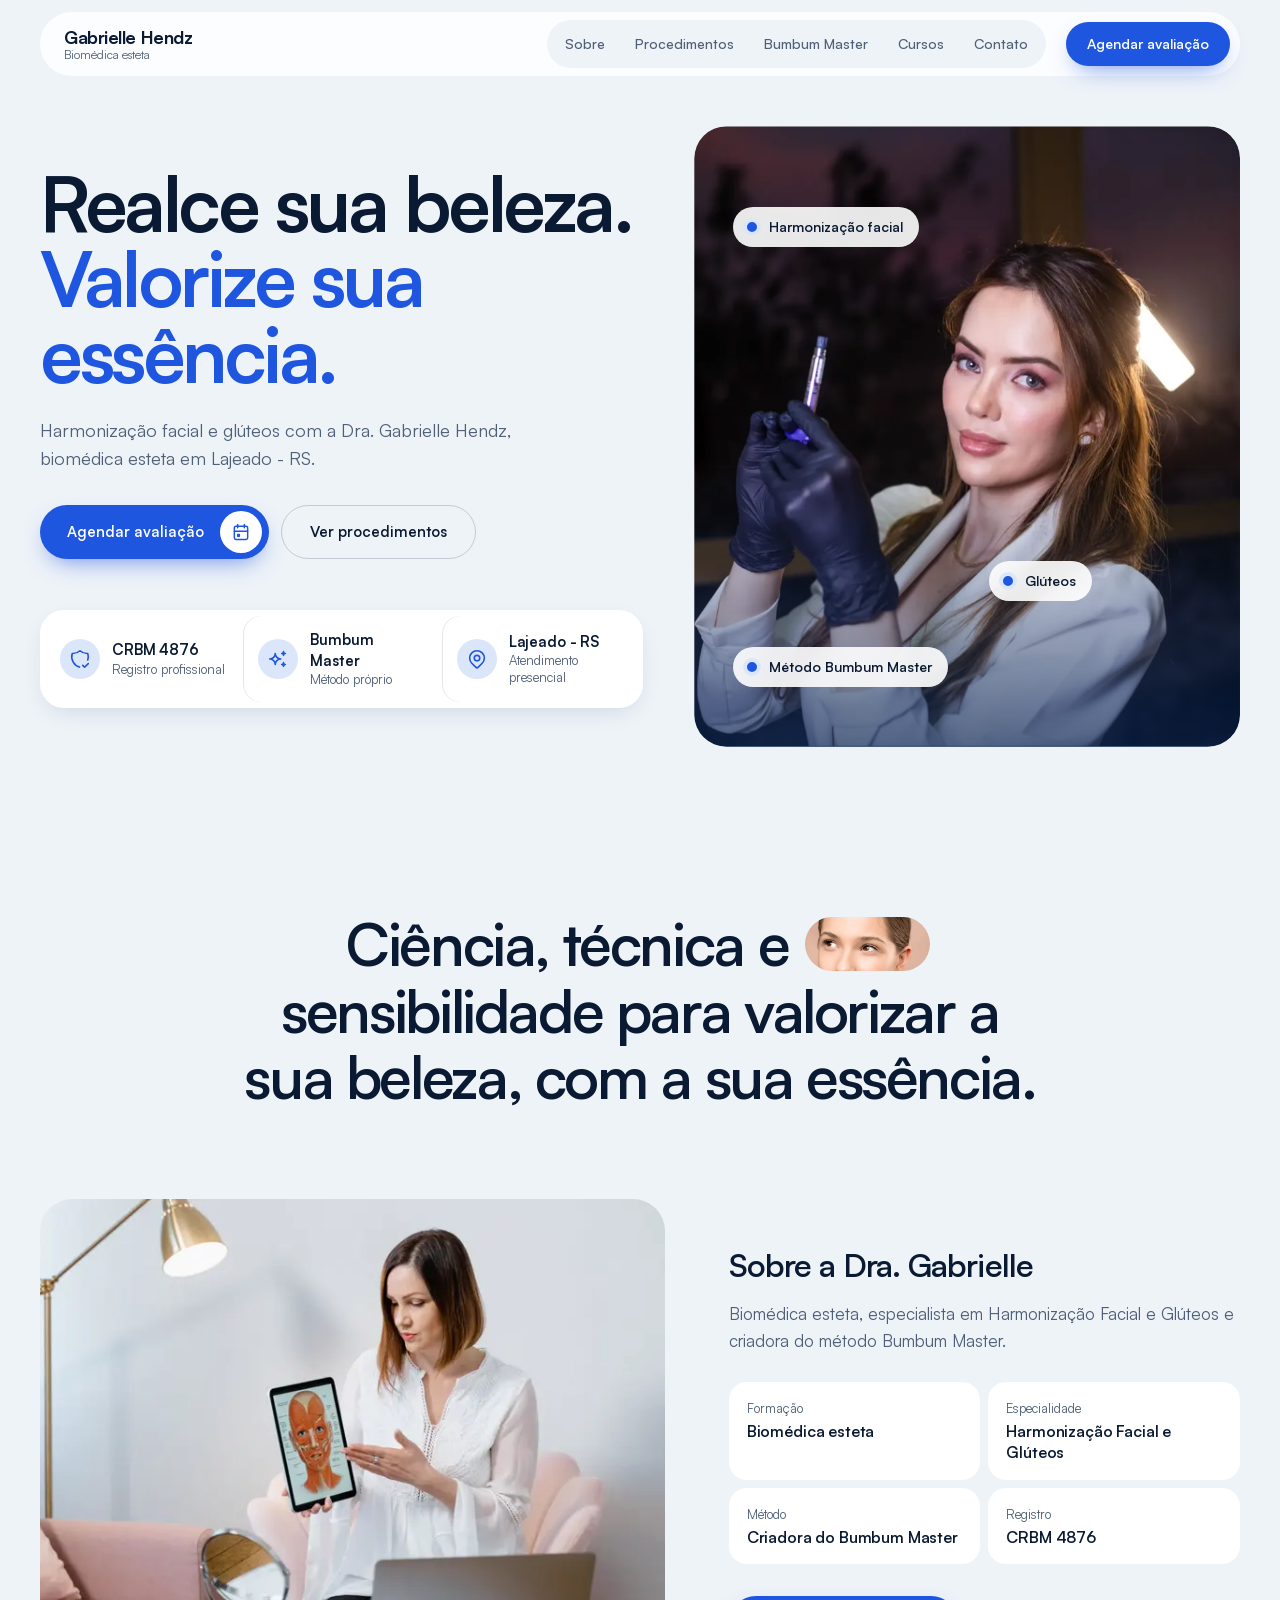
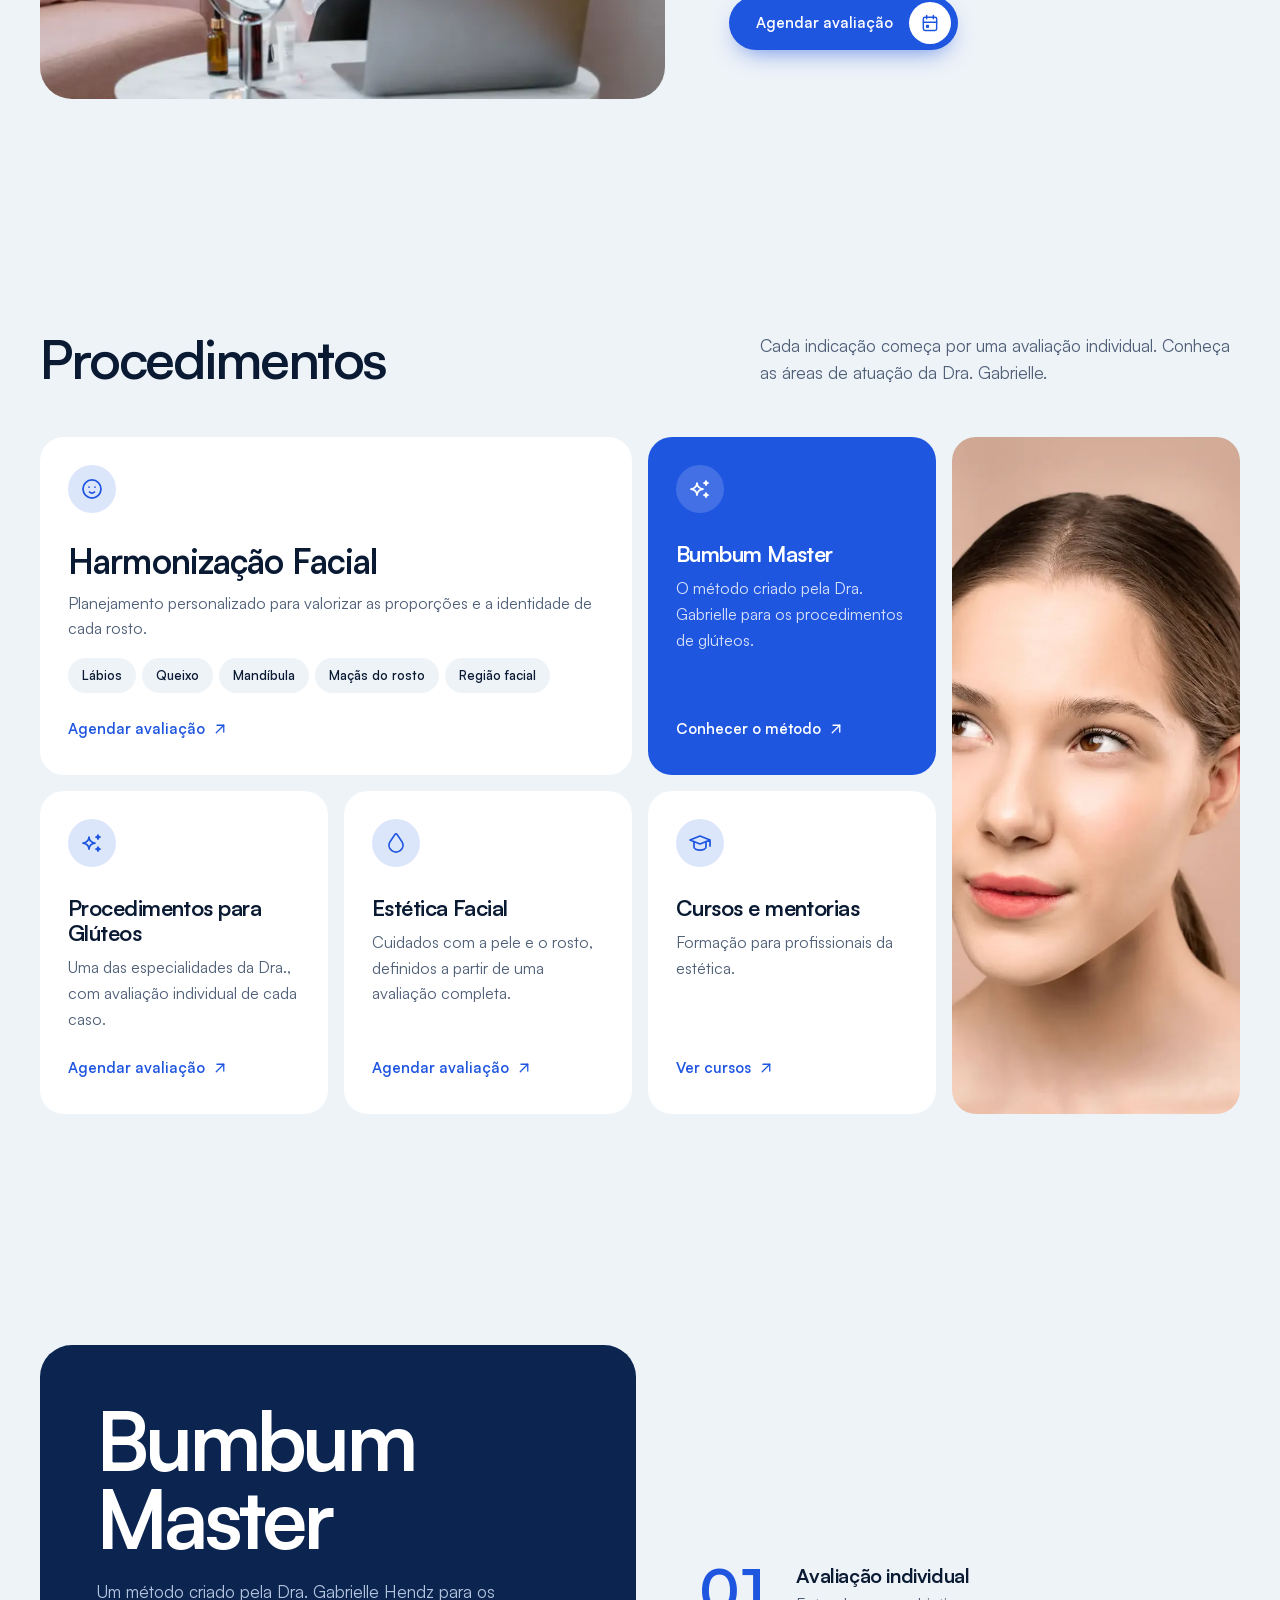
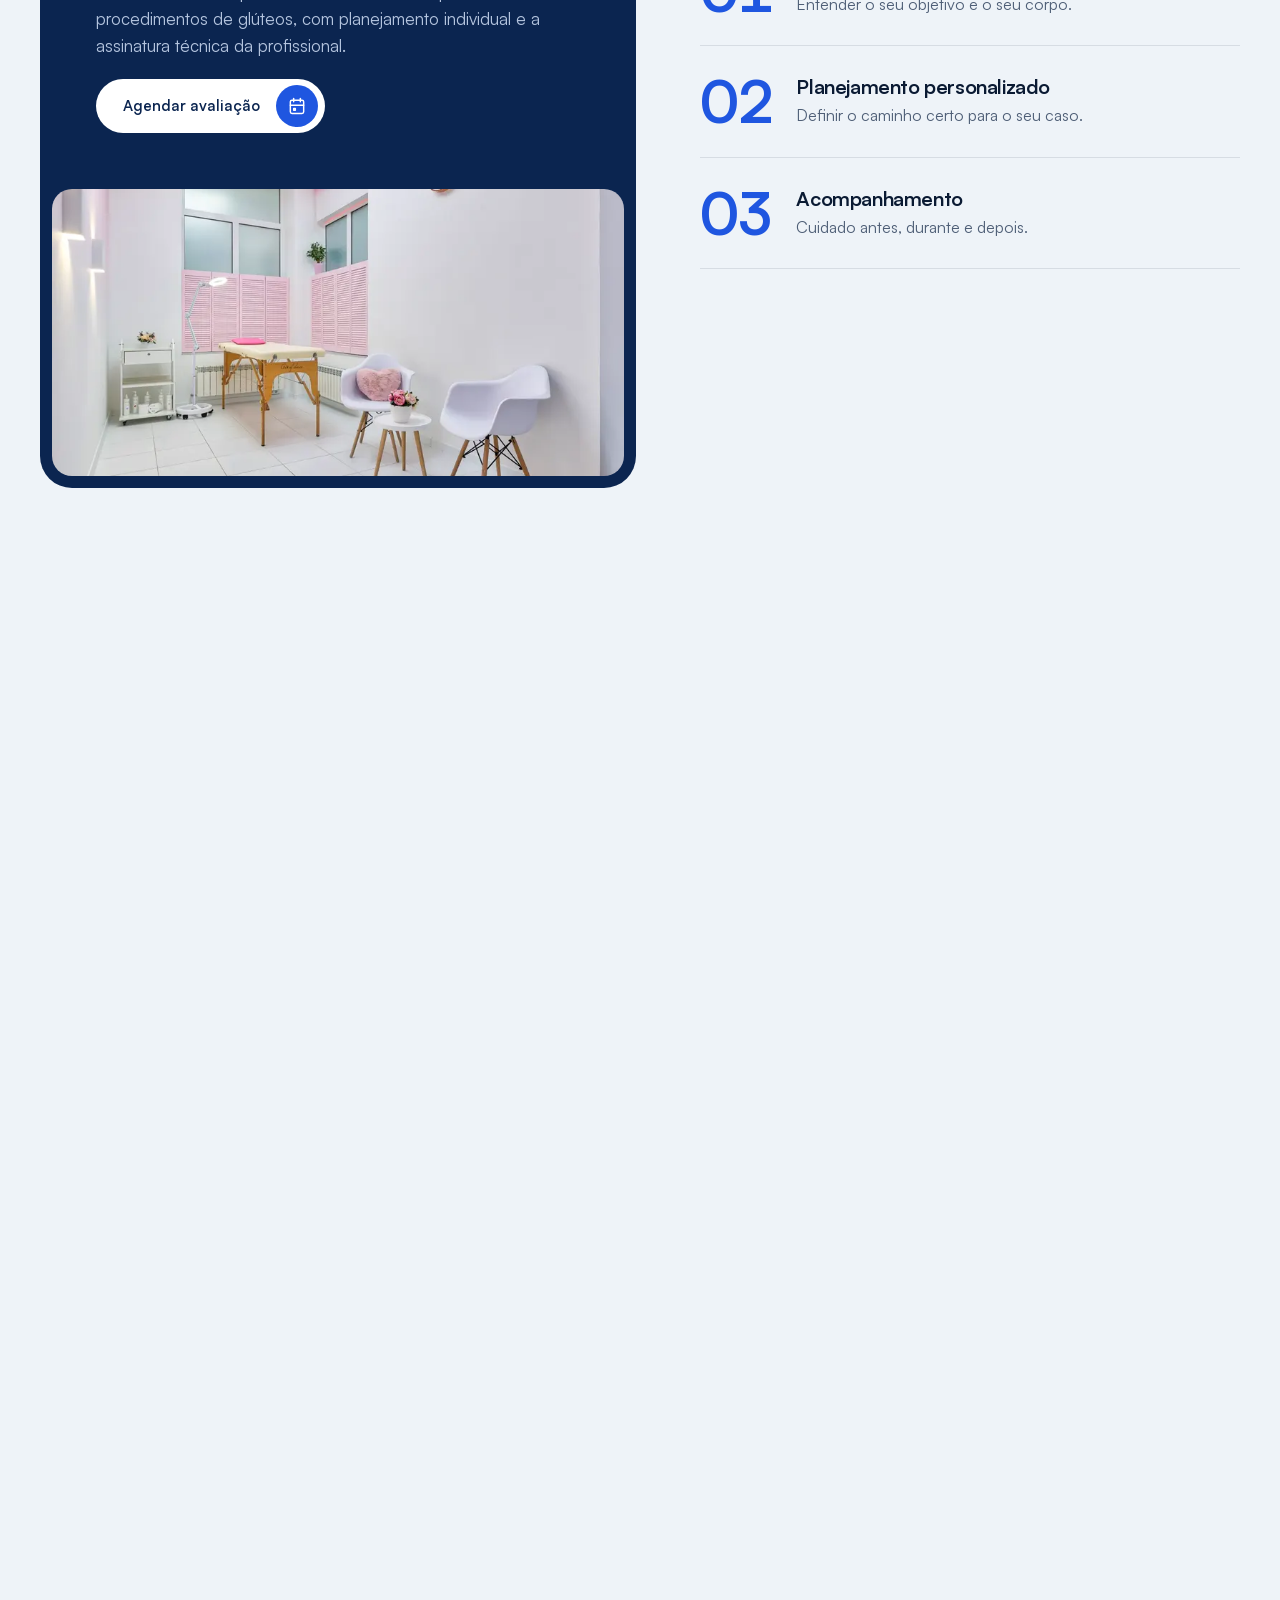
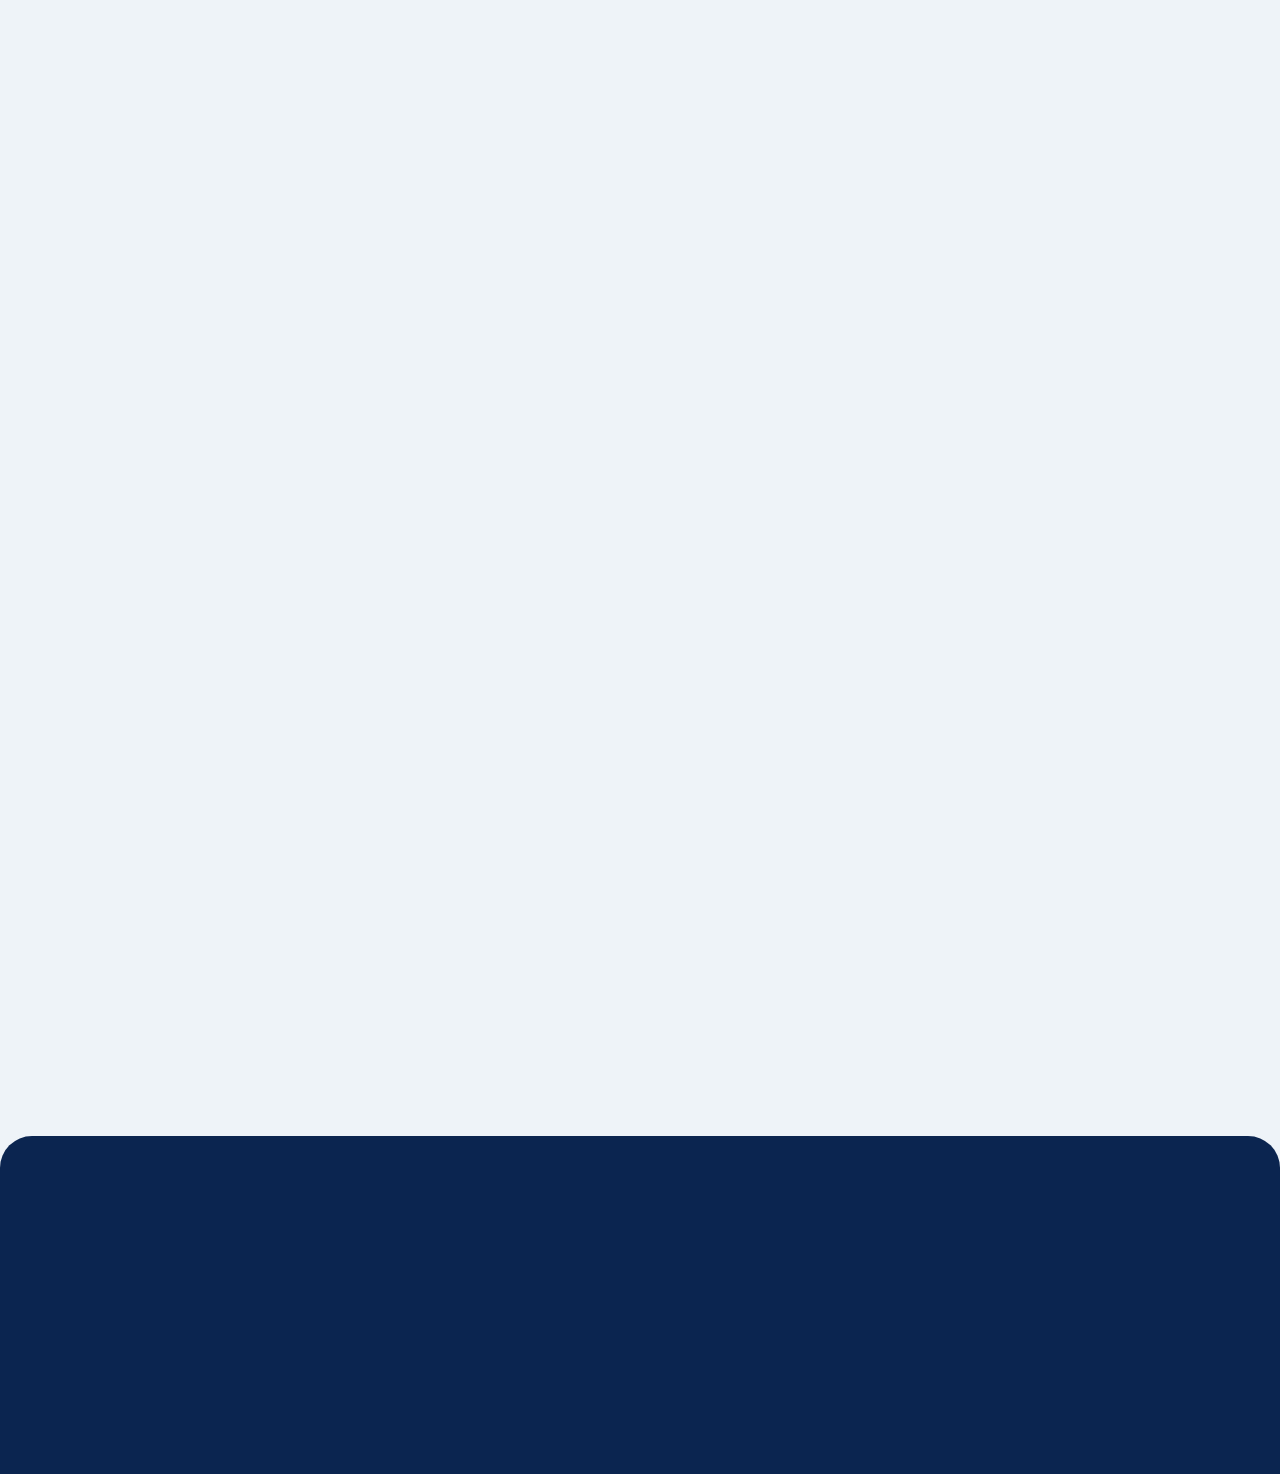
<file: index.html>
<!DOCTYPE html>
<html lang="pt-BR">
<head>
<meta charset="utf-8">
<meta name="viewport" content="width=device-width, initial-scale=1, viewport-fit=cover">
<title>Dra. Gabrielle Hendz | Harmonização Facial e Glúteos em Lajeado - RS</title>
<meta name="description" content="Dra. Gabrielle Hendz, biomédica esteta em Lajeado - RS, especialista em Harmonização Facial e Glúteos e criadora do método Bumbum Master. Agende sua avaliação.">
<meta name="color-scheme" content="light">
<meta name="theme-color" content="#EEF3F8">
<link rel="canonical" href="https://sendodonto.github.io/dra-gabrielle-hendz/"><!-- TROCAR quando houver dominio -->
<meta property="og:type" content="website">
<meta property="og:locale" content="pt_BR">
<meta property="og:title" content="Dra. Gabrielle Hendz | Biomédica Esteta em Lajeado - RS">
<meta property="og:description" content="Realce sua beleza. Valorize sua essência. Harmonização Facial, Glúteos e método Bumbum Master.">
<meta property="og:image" content="https://sendodonto.github.io/dra-gabrielle-hendz/img/og.jpg">
<meta name="twitter:card" content="summary_large_image">
<link rel="icon" href="favicon.svg" type="image/svg+xml">
<link rel="preload" href="fonts/satoshi.woff2" as="font" type="font/woff2" crossorigin>
<link rel="preload" as="image" href="img/hero-800.webp" imagesrcset="img/hero-800.webp 800w, img/hero.webp 1400w" imagesizes="(max-width: 899px) 92vw, 46vw" fetchpriority="high">
<link rel="stylesheet" href="styles.css">
<script>document.documentElement.classList.add('js');</script>
<script type="application/ld+json">
{
  "@context": "https://schema.org",
  "@type": "HealthAndBeautyBusiness",
  "name": "Dra. Gabrielle Hendz",
  "description": "Biomédica esteta especialista em Harmonização Facial e Glúteos, criadora do método Bumbum Master.",
  "url": "https://sendodonto.github.io/dra-gabrielle-hendz/",
  "image": "https://sendodonto.github.io/dra-gabrielle-hendz/img/og.jpg",
  "address": { "@type": "PostalAddress", "addressLocality": "Lajeado", "addressRegion": "RS", "addressCountry": "BR" },
  "areaServed": { "@type": "City", "name": "Lajeado" },
  "sameAs": ["https://www.instagram.com/dra.gabriellehendz/"]
}
</script>
</head>
<body>
<!-- Icones: Tabler Icons (outline), MIT -->
<svg width="0" height="0" style="position:absolute" aria-hidden="true">
  <symbol id="i-x" viewBox="0 0 24 24"><path d="M18 6l-12 12"/><path d="M6 6l12 12"/></symbol>
  <symbol id="i-left" viewBox="0 0 24 24"><path d="M15 6l-6 6l6 6"/></symbol>
  <symbol id="i-right" viewBox="0 0 24 24"><path d="M9 6l6 6l-6 6"/></symbol>
  <symbol id="i-calendar" viewBox="0 0 24 24"><path d="M4 5m0 2a2 2 0 0 1 2 -2h12a2 2 0 0 1 2 2v12a2 2 0 0 1 -2 2h-12a2 2 0 0 1 -2 -2z"/><path d="M16 3l0 4"/><path d="M8 3l0 4"/><path d="M4 11l16 0"/><path d="M8 15h2v2h-2z"/></symbol>
  <symbol id="i-insta" viewBox="0 0 24 24"><path d="M4 4m0 4a4 4 0 0 1 4 -4h8a4 4 0 0 1 4 4v8a4 4 0 0 1 -4 4h-8a4 4 0 0 1 -4 -4z"/><path d="M12 12m-3 0a3 3 0 1 0 6 0a3 3 0 1 0 -6 0"/><path d="M16.5 7.5l0 .01"/></symbol>
  <symbol id="i-arrow" viewBox="0 0 24 24"><path d="M17 7l-10 10"/><path d="M8 7l9 0l0 9"/></symbol>
  <symbol id="i-shield" viewBox="0 0 24 24"><path d="M11.46 20.846a12 12 0 0 1 -7.96 -14.846a12 12 0 0 0 8.5 -3a12 12 0 0 0 8.5 3a12 12 0 0 1 -.09 7.06"/><path d="M15 19l2 2l4 -4"/></symbol>
  <symbol id="i-sparkles" viewBox="0 0 24 24"><path d="M16 18a2 2 0 0 1 2 2a2 2 0 0 1 2 -2a2 2 0 0 1 -2 -2a2 2 0 0 1 -2 2zm0 -12a2 2 0 0 1 2 2a2 2 0 0 1 2 -2a2 2 0 0 1 -2 -2a2 2 0 0 1 -2 2zm-7 12a6 6 0 0 1 6 -6a6 6 0 0 1 -6 -6a6 6 0 0 1 -6 6a6 6 0 0 1 6 6z"/></symbol>
  <symbol id="i-pin" viewBox="0 0 24 24"><path d="M9 11a3 3 0 1 0 6 0a3 3 0 0 0 -6 0"/><path d="M17.657 16.657l-4.243 4.243a2 2 0 0 1 -2.827 0l-4.244 -4.243a8 8 0 1 1 11.314 0z"/></symbol>
  <symbol id="i-face" viewBox="0 0 24 24"><path d="M12 12m-9 0a9 9 0 1 0 18 0a9 9 0 1 0 -18 0"/><path d="M9 10l.01 0"/><path d="M15 10l.01 0"/><path d="M9.5 15a3.5 3.5 0 0 0 5 0"/></symbol>
  <symbol id="i-drop" viewBox="0 0 24 24"><path d="M7.502 19.423c2.602 2.105 6.395 2.105 8.996 0c2.602 -2.105 3.262 -5.708 1.566 -8.546l-4.89 -7.26c-.42 -.625 -1.287 -.803 -1.936 -.397a1.376 1.376 0 0 0 -.41 .397l-4.893 7.26c-1.695 2.838 -1.035 6.441 1.567 8.546z"/></symbol>
  <symbol id="i-school" viewBox="0 0 24 24"><path d="M22 9l-10 -4l-10 4l10 4l10 -4v6"/><path d="M6 10.6v5.4a6 3 0 0 0 12 0v-5.4"/></symbol>
  <symbol id="i-check" viewBox="0 0 24 24"><path d="M5 12l5 5l10 -10"/></symbol>
</svg>

<a class="skip" href="#conteudo">Pular para o conteúdo</a>
<div class="top-sentinel" aria-hidden="true"></div>

<header class="header">
  <div class="wrap">
    <div class="header__bar">
      <a class="brand" href="#inicio" aria-label="Dra. Gabrielle Hendz, voltar ao início">
        <span class="brand__name">Gabrielle Hendz</span>
        <span class="brand__sub">Biomédica esteta</span>
      </a>
      <nav class="nav" aria-label="Principal">
        <ul>
          <li><a href="#sobre">Sobre</a></li>
          <li><a href="#procedimentos">Procedimentos</a></li>
          <li><a href="#bumbum-master">Bumbum Master</a></li>
          <li><a href="#cursos">Cursos</a></li>
          <li><a href="#contato">Contato</a></li>
        </ul>
      </nav>
      <button class="btn btn--primary btn--sm header__cta" type="button" data-book>Agendar avaliação</button>
      <button class="menu-btn" type="button" aria-expanded="false" aria-controls="menu" aria-label="Abrir menu"><span></span><span></span></button>
    </div>
    <div class="menu" id="menu" hidden>
      <nav aria-label="Menu">
        <ul>
          <li><a href="#sobre">Sobre</a></li>
          <li><a href="#procedimentos">Procedimentos</a></li>
          <li><a href="#bumbum-master">Bumbum Master</a></li>
          <li><a href="#cursos">Cursos e mentorias</a></li>
          <li><a href="#contato">Contato</a></li>
        </ul>
        <button class="btn btn--primary btn--block" type="button" data-book>Agendar avaliação</button>
      </nav>
    </div>
  </div>
</header>

<main id="conteudo">

  <!-- HERO: texto a esquerda, painel azul com a foto e as especialidades a direita -->
  <section class="hero" id="inicio" aria-labelledby="hero-title">
    <div class="wrap hero__grid">
      <div class="hero__copy">
        <h1 class="hero__title" id="hero-title">Realce sua beleza. <span>Valorize sua essência.</span></h1>
        <p class="hero__lead">Harmonização facial e glúteos com a Dra. Gabrielle Hendz, biomédica esteta em Lajeado - RS.</p>
        <div class="hero__actions">
          <button class="btn btn--primary btn--dot" type="button" data-book><span>Agendar avaliação</span><span class="btn__dot"><svg class="i" aria-hidden="true"><use href="#i-calendar"/></svg></span></button>
          <a class="btn btn--ghost" href="#procedimentos">Ver procedimentos</a>
        </div>
        <ul class="hero__facts">
          <li><svg class="i" aria-hidden="true"><use href="#i-shield"/></svg><span><strong data-crbm>CRBM 4876</strong>Registro profissional</span></li>
          <li><svg class="i" aria-hidden="true"><use href="#i-sparkles"/></svg><span><strong>Bumbum Master</strong>Método próprio</span></li>
          <li><svg class="i" aria-hidden="true"><use href="#i-pin"/></svg><span><strong>Lajeado - RS</strong>Atendimento presencial</span></li>
        </ul>
      </div>
      <figure class="hero__media">
        <img src="img/hero-800.webp" srcset="img/hero-800.webp 800w, img/hero.webp 1400w" sizes="(max-width: 899px) 92vw, 46vw" width="1400" height="2100" fetchpriority="high" alt="Retrato profissional (foto provisória)">
        <ul class="hero__tags" aria-label="Especialidades">
          <li style="--x: 7%; --y: 13%">Harmonização facial</li>
          <li style="--x: 54%; --y: 70%">Glúteos</li>
          <li style="--x: 7%; --y: 84%">Método Bumbum Master</li>
        </ul>
      </figure>
    </div>
  </section>

  <!-- SOBRE: frase de abertura + foto e credenciais -->
  <section class="section about" id="sobre" aria-labelledby="sobre-title">
    <div class="wrap">
      <h2 class="statement reveal" id="sobre-title">Ciência, técnica e <img src="img/estetica-800.webp" width="800" height="1199" loading="lazy" decoding="async" alt=""> sensibilidade para valorizar a sua beleza, com a sua essência.</h2>
      <div class="about__grid">
        <figure class="about__media reveal">
          <img src="img/sobre-800.webp" srcset="img/sobre-800.webp 800w, img/sobre.webp 1400w" sizes="(max-width: 899px) 92vw, 50vw" width="1400" height="934" loading="lazy" decoding="async" alt="Profissional explicando a anatomia facial em um tablet (foto provisória)">
        </figure>
        <div class="about__copy reveal">
          <h3 class="h3">Sobre a Dra. Gabrielle</h3>
          <p class="lead">Biomédica esteta, especialista em Harmonização Facial e Glúteos e criadora do método Bumbum Master.</p>
          <dl class="creds">
            <div><dt>Formação</dt><dd>Biomédica esteta</dd></div>
            <div><dt>Especialidade</dt><dd>Harmonização Facial e Glúteos</dd></div>
            <div><dt>Método</dt><dd>Criadora do Bumbum Master</dd></div>
            <div><dt>Registro</dt><dd data-crbm>CRBM 4876</dd></div>
          </dl>
          <button class="btn btn--primary btn--dot" type="button" data-book><span>Agendar avaliação</span><span class="btn__dot"><svg class="i" aria-hidden="true"><use href="#i-calendar"/></svg></span></button>
        </div>
      </div>
    </div>
  </section>

  <!-- PROCEDIMENTOS: grade de tamanhos diferentes -->
  <section class="section services" id="procedimentos" aria-labelledby="services-title">
    <div class="wrap">
      <header class="section-head reveal">
        <h2 class="h2" id="services-title">Procedimentos</h2>
        <p class="lead">Cada indicação começa por uma avaliação individual. Conheça as áreas de atuação da Dra. Gabrielle.</p>
      </header>
      <div class="services__grid">
        <article class="card card--wide reveal">
          <svg class="i card__icon" aria-hidden="true"><use href="#i-face"/></svg>
          <h3 class="card__title">Harmonização Facial</h3>
          <p>Planejamento personalizado para valorizar as proporções e a identidade de cada rosto.</p>
          <!-- TROCAR pelas regioes/procedimentos que a Dra. confirmar -->
          <ul class="tags" aria-label="Regiões avaliadas">
            <li>Lábios</li><li>Queixo</li><li>Mandíbula</li><li>Maçãs do rosto</li><li>Região facial</li>
          </ul>
          <button class="link-btn" type="button" data-book="Harmonização facial" aria-label="Agendar avaliação de Harmonização Facial">Agendar avaliação <svg class="i" aria-hidden="true"><use href="#i-arrow"/></svg></button>
        </article>
        <article class="card card--blue reveal">
          <svg class="i card__icon" aria-hidden="true"><use href="#i-sparkles"/></svg>
          <h3 class="card__title">Bumbum Master</h3>
          <p>O método criado pela Dra. Gabrielle para os procedimentos de glúteos.</p>
          <a class="link-btn" href="#bumbum-master">Conhecer o método <svg class="i" aria-hidden="true"><use href="#i-arrow"/></svg></a>
        </article>
        <figure class="card card--photo reveal">
          <img src="img/estetica-800.webp" srcset="img/estetica-800.webp 800w, img/estetica.webp 1400w" sizes="(max-width: 899px) 92vw, 24vw" width="1400" height="2098" loading="lazy" decoding="async" alt="Retrato de pele natural e luminosa (foto provisória)">
        </figure>
        <article class="card reveal">
          <svg class="i card__icon" aria-hidden="true"><use href="#i-sparkles"/></svg>
          <h3 class="card__title">Procedimentos para Glúteos</h3>
          <p>Uma das especialidades da Dra., com avaliação individual de cada caso.</p>
          <button class="link-btn" type="button" data-book="Procedimentos para glúteos" aria-label="Agendar avaliação de Procedimentos para Glúteos">Agendar avaliação <svg class="i" aria-hidden="true"><use href="#i-arrow"/></svg></button>
        </article>
        <article class="card reveal">
          <svg class="i card__icon" aria-hidden="true"><use href="#i-drop"/></svg>
          <h3 class="card__title">Estética Facial</h3>
          <p>Cuidados com a pele e o rosto, definidos a partir de uma avaliação completa.</p>
          <button class="link-btn" type="button" data-book="Estética facial" aria-label="Agendar avaliação de Estética Facial">Agendar avaliação <svg class="i" aria-hidden="true"><use href="#i-arrow"/></svg></button>
        </article>
        <article class="card reveal">
          <svg class="i card__icon" aria-hidden="true"><use href="#i-school"/></svg>
          <h3 class="card__title">Cursos e mentorias</h3>
          <p>Formação para profissionais da estética.</p>
          <a class="link-btn" href="#cursos">Ver cursos <svg class="i" aria-hidden="true"><use href="#i-arrow"/></svg></a>
        </article>
      </div>
    </div>
  </section>

  <!-- METODO BUMBUM MASTER: painel azul + passos numerados (a ordem importa) -->
  <section class="section method" id="bumbum-master" aria-labelledby="method-title">
    <div class="wrap method__grid">
      <div class="method__panel reveal">
        <div class="method__copy">
          <h2 class="method__title" id="method-title">Bumbum Master</h2>
          <p>Um método criado pela Dra. Gabrielle Hendz para os procedimentos de glúteos, com planejamento individual e a assinatura técnica da profissional.</p>
          <button class="btn btn--light btn--dot" type="button" data-book="Método Bumbum Master"><span>Agendar avaliação</span><span class="btn__dot"><svg class="i" aria-hidden="true"><use href="#i-calendar"/></svg></span></button>
        </div>
        <img src="img/gluteos-800.webp" srcset="img/gluteos-800.webp 800w, img/gluteos.webp 1400w" sizes="(max-width: 899px) 92vw, 46vw" width="1400" height="934" loading="lazy" decoding="async" alt="Sala de atendimento clara e organizada (foto provisória)">
      </div>
      <!-- TROCAR: a Dra. explica aqui como o metodo funciona -->
      <ol class="steps reveal" aria-label="Como funciona">
        <li><strong>Avaliação individual</strong><span>Entender o seu objetivo e o seu corpo.</span></li>
        <li><strong>Planejamento personalizado</strong><span>Definir o caminho certo para o seu caso.</span></li>
        <li><strong>Acompanhamento</strong><span>Cuidado antes, durante e depois.</span></li>
      </ol>
    </div>
  </section>

  <!-- RESULTADOS -->
  <section class="section results" id="resultados" aria-labelledby="results-title">
    <div class="wrap">
      <header class="section-head reveal">
        <h2 class="h2" id="results-title">Resultados e depoimentos</h2>
      </header>
      <div class="results__compare"></div>
      <ul class="results__gallery"></ul>
      <div class="results__quotes"></div>
      <div class="results__empty reveal">
        <p>Em breve, resultados e depoimentos reais de pacientes, publicados somente com autorização.</p>
        <a class="btn btn--ghost" data-insta href="https://www.instagram.com/dra.gabriellehendz/" target="_blank" rel="noopener"><svg class="i" aria-hidden="true"><use href="#i-insta"/></svg>Ver no Instagram</a>
      </div>
    </div>
  </section>

  <!-- CURSOS: painel azul-marinho -->
  <section class="section courses" id="cursos" aria-labelledby="courses-title">
    <div class="wrap">
      <div class="courses__panel reveal">
        <div class="courses__copy">
          <h2 class="h2" id="courses-title">Conhecimento que transforma profissionais.</h2>
          <ul class="courses__list">
            <li><svg class="i" aria-hidden="true"><use href="#i-check"/></svg><span><strong>Cursos</strong>Formações na área da estética. Datas, conteúdos e inscrições serão divulgados pela Dra. Gabrielle.</span></li>
            <li><svg class="i" aria-hidden="true"><use href="#i-check"/></svg><span><strong>Mentorias</strong>Acompanhamento para profissionais que querem evoluir na prática e no posicionamento.</span></li>
            <li><svg class="i" aria-hidden="true"><use href="#i-check"/></svg><span><strong>Desenvolvimento profissional</strong>Conteúdos de formação e atualização para quem atua na estética.</span></li>
          </ul>
          <button class="btn btn--light" type="button" data-book="Cursos e mentorias">Quero informações</button>
        </div>
        <img src="img/cursos-800.webp" srcset="img/cursos-800.webp 800w, img/cursos.webp 1400w" sizes="(max-width: 899px) 92vw, 44vw" width="1400" height="934" loading="lazy" decoding="async" alt="Profissional explicando anatomia facial em um tablet (foto provisória)">
      </div>
    </div>
  </section>

  <!-- CONTATO + INSTAGRAM -->
  <section class="section contact" id="contato" aria-labelledby="cta-title">
    <div class="wrap contact__grid">
      <div class="contact__main reveal">
        <h2 class="contact__title" id="cta-title">Sua beleza, com a sua essência.</h2>
        <p>Agende uma avaliação em Lajeado - RS e converse com a Dra. Gabrielle sobre o seu objetivo.</p>
        <button class="btn btn--primary btn--dot" type="button" data-book><span>Agendar avaliação</span><span class="btn__dot"><svg class="i" aria-hidden="true"><use href="#i-calendar"/></svg></span></button>
      </div>
      <a class="contact__insta reveal" data-insta href="https://www.instagram.com/dra.gabriellehendz/" target="_blank" rel="noopener">
        <svg class="i i--lg" aria-hidden="true"><use href="#i-insta"/></svg>
        <span class="contact__handle">@dra.gabriellehendz</span>
        <span class="contact__note">Rotina, bastidores e conteúdos sobre estética no perfil oficial.</span>
        <span class="contact__go">Ver Instagram <svg class="i" aria-hidden="true"><use href="#i-arrow"/></svg></span>
      </a>
    </div>
  </section>
</main>

<footer class="footer">
  <div class="wrap footer__grid">
    <div>
      <p class="brand"><span class="brand__name">Gabrielle Hendz</span><span class="brand__sub">Biomédica esteta · <span data-crbm>CRBM 4876</span></span></p>
      <p class="footer__text">Harmonização Facial e Glúteos. Criadora do método Bumbum Master.</p>
    </div>
    <nav aria-label="Rodapé"><ul>
      <li><a href="#sobre">Sobre</a></li><li><a href="#procedimentos">Procedimentos</a></li><li><a href="#bumbum-master">Bumbum Master</a></li><li><a href="#cursos">Cursos e mentorias</a></li>
    </ul></nav>
    <ul>
      <li><a data-insta href="https://www.instagram.com/dra.gabriellehendz/" target="_blank" rel="noopener">Instagram</a></li>
      <li data-wa-only hidden><a data-wa-link href="#" target="_blank" rel="noopener">WhatsApp</a></li>
      <li>Lajeado - RS</li>
      <li><a href="privacidade.html">Política de privacidade</a></li>
    </ul>
  </div>
  <div class="wrap footer__base">
    <p>© <span data-year>2026</span> Dra. Gabrielle Hendz. Todos os direitos reservados.</p>
    <p>Fotos provisórias de banco de imagens.</p>
  </div>
</footer>

<button class="float-btn" type="button" data-book aria-label="Agendar avaliação"><svg class="i" aria-hidden="true"><use href="#i-calendar"/></svg></button>

<!-- AGENDAMENTO -->
<dialog class="book" aria-labelledby="book-title">
  <form class="book__form" novalidate>
    <button class="book__close" type="button" aria-label="Fechar"><svg class="i" aria-hidden="true"><use href="#i-x"/></svg></button>
    <h2 class="book__title" id="book-title">Agendar avaliação</h2>
    <label>Nome<input name="nome" autocomplete="name" required></label>
    <label>WhatsApp<input name="whats" type="tel" inputmode="tel" autocomplete="tel" placeholder="(51) 99999-9999" required></label>
    <label>Procedimento de interesse<select name="proc" required></select></label>
    <label>Mensagem <span class="opt">(opcional)</span><textarea name="msg" rows="3"></textarea></label>
    <p class="book__error" role="alert" hidden></p>
    <button class="btn btn--primary btn--block" type="submit"><span>Continuar no <span data-channel>WhatsApp</span></span></button>
    <p class="book__note"></p>
  </form>
</dialog>

<!-- LIGHTBOX -->
<dialog class="lightbox" aria-label="Imagem ampliada">
  <img src="img/hero-800.webp" loading="lazy" alt="">
  <p class="lightbox__cap"></p>
  <button class="lightbox__btn lightbox__close" type="button" aria-label="Fechar"><svg class="i" aria-hidden="true"><use href="#i-x"/></svg></button>
  <button class="lightbox__btn lightbox__prev" type="button" aria-label="Anterior"><svg class="i" aria-hidden="true"><use href="#i-left"/></svg></button>
  <button class="lightbox__btn lightbox__next" type="button" aria-label="Próxima"><svg class="i" aria-hidden="true"><use href="#i-right"/></svg></button>
</dialog>

<script src="config.js"></script>
<script src="app.js" defer></script>
</body>
</html>
</file>
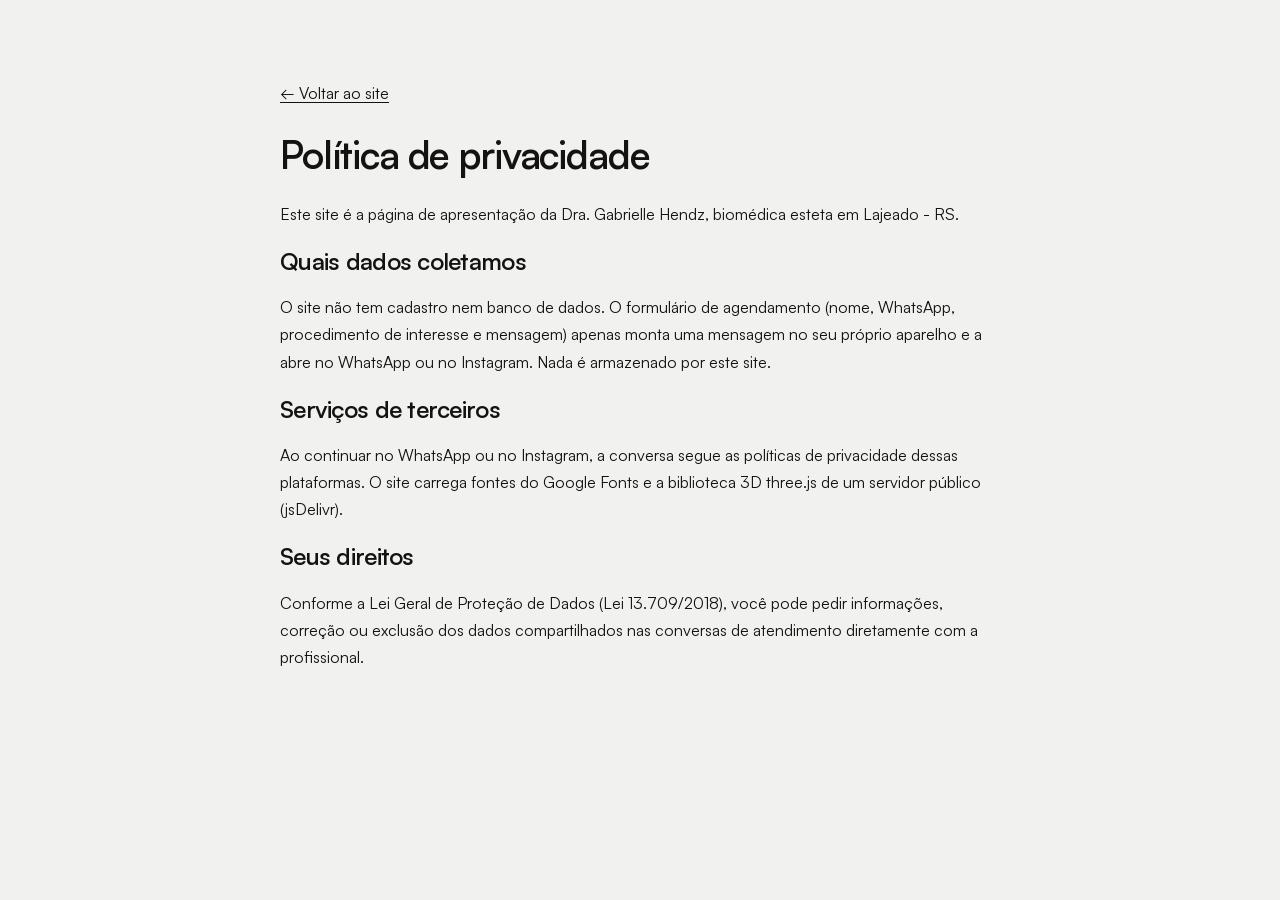
<file: privacidade.html>
<!DOCTYPE html>
<html lang="pt-BR"><head><meta charset="utf-8"><meta name="viewport" content="width=device-width, initial-scale=1">
<title>Política de privacidade | Dra. Gabrielle Hendz</title><meta name="robots" content="noindex">
<link rel="icon" href="favicon.svg" type="image/svg+xml">
<style>@font-face{font-family:Satoshi;src:url(fonts/satoshi.woff2) format("woff2");font-weight:300 900;font-display:swap}:root{color-scheme:light dark}body{margin:0;background:#F1F1EF;color:#141312;font:400 1rem/1.7 Satoshi,system-ui,sans-serif}main{max-width:720px;margin:0 auto;padding:64px 20px}h1,h2{font-weight:600;letter-spacing:-.03em;line-height:1.1}h1{font-size:2.4rem}a{color:inherit;text-underline-offset:.2em}@media (prefers-color-scheme:dark){body{background:#111010;color:#EEEBE6}}</style></head>
<body><main>
<p><a href="./">← Voltar ao site</a></p>
<h1>Política de privacidade</h1>
<p>Este site é a página de apresentação da Dra. Gabrielle Hendz, biomédica esteta em Lajeado - RS.</p>
<h2>Quais dados coletamos</h2>
<p>O site não tem cadastro nem banco de dados. O formulário de agendamento (nome, WhatsApp, procedimento de interesse e mensagem) apenas monta uma mensagem no seu próprio aparelho e a abre no WhatsApp ou no Instagram. Nada é armazenado por este site.</p>
<h2>Serviços de terceiros</h2>
<p>Ao continuar no WhatsApp ou no Instagram, a conversa segue as políticas de privacidade dessas plataformas. O site carrega fontes do Google Fonts e a biblioteca 3D three.js de um servidor público (jsDelivr).</p>
<h2>Seus direitos</h2>
<p>Conforme a Lei Geral de Proteção de Dados (Lei 13.709/2018), você pode pedir informações, correção ou exclusão dos dados compartilhados nas conversas de atendimento diretamente com a profissional.</p>
</main></body></html>
</file>
<file: styles.css>
/* Dra. Gabrielle Hendz. Mundo clinico claro: fundo azul-gelo, paineis azul-marinho, um acento azul.
   Tema claro unico (consultorio, luz do dia). Tipo: Satoshi (auto-hospedada).
   Raios: paineis 32px, cards e fotos 24px, campos 14px, botoes e etiquetas em pilula. */
/* Satoshi (Fontshare, Indian Type Foundry; uso livre pela Fontshare License) */
@font-face { font-family: "Satoshi"; src: url("fonts/satoshi.woff2") format("woff2"); font-weight: 300 900; font-display: swap; }

:root {
  color-scheme: light;
  --bg: #EEF3F8;
  --surface: #FFFFFF;
  --surface-2: #E2EAF3;
  --text: #0A1A33;
  --muted: #4F5F77;        /* 5.6:1 sobre --bg */
  --line: rgb(10 26 51 / .1);
  --blue: #1F56E0;         /* acento: botoes, destaques, foco */
  --blue-hover: #1946BC;
  --blue-soft: #DCE6FB;
  --navy: #0B2550;         /* paineis */
  --on-navy: #FFFFFF;
  --on-navy-muted: #B4C4DE;
  --scrim: rgb(6 18 40 / .5);
  --shadow: 0 24px 60px -12px rgb(11 37 80 / .22);
  --shadow-sm: 0 8px 24px -8px rgb(11 37 80 / .16);
  --danger: #B42318;
  --font: "Satoshi", system-ui, -apple-system, "Segoe UI", sans-serif;
  --ease: cubic-bezier(.16, 1, .3, 1);
  --r-panel: 32px;
  --r-card: 24px;
  --r-field: 14px;
  --gutter: clamp(16px, 4vw, 40px);
  --header-h: 88px;
}

*, *::before, *::after { box-sizing: border-box; }
html { scrollbar-color: color-mix(in srgb, var(--navy) 40%, transparent) var(--bg); accent-color: var(--blue); caret-color: var(--blue); scroll-padding-top: var(--header-h); -webkit-text-size-adjust: 100%; }
@media (prefers-reduced-motion: no-preference) { html { scroll-behavior: smooth; } }
html.locked { overflow: hidden; }
body { margin: 0; background: var(--bg); color: var(--text); font: 400 1rem/1.6 var(--font); -webkit-font-smoothing: antialiased; }
::selection { background: var(--blue); color: #fff; }
img { display: block; max-width: 100%; height: auto; }
a { color: inherit; text-underline-offset: .2em; text-decoration-thickness: 1px; }
button, input, select, textarea { font: inherit; color: inherit; }
h1, h2, h3, p, ul, ol, dl, dd, figure { margin: 0; }
ul, ol { padding: 0; list-style: none; }
[hidden] { display: none !important; }
:focus-visible { outline: 2px solid var(--blue); outline-offset: 3px; }
.skip { position: fixed; top: 10px; left: 10px; z-index: 100; padding: 10px 16px; border-radius: 999px; background: var(--navy); color: #fff; transform: translateY(-200%); }
.skip:focus { transform: none; }
.i { width: 20px; height: 20px; flex: none; fill: none; stroke: currentColor; stroke-width: 1.75; stroke-linecap: round; stroke-linejoin: round; }
.i--lg { width: 28px; height: 28px; }

.wrap { width: 100%; max-width: 1320px; margin-inline: auto; padding-inline: var(--gutter); }
.section { padding-block: clamp(72px, 9vw, 128px); }
.h2 { max-width: 20ch; font-size: clamp(2rem, 1.3rem + 2.6vw, 3.5rem); font-weight: 600; line-height: 1.04; letter-spacing: -.04em; text-wrap: balance; }
.h3 { font-size: clamp(1.5rem, 1.2rem + 1vw, 2rem); font-weight: 600; line-height: 1.1; letter-spacing: -.03em; }
.lead { margin-top: 16px; max-width: 36rem; font-size: 1.0625rem; color: var(--muted); text-wrap: pretty; }
.section-head { display: flex; flex-wrap: wrap; align-items: end; justify-content: space-between; gap: 16px 48px; margin-bottom: clamp(32px, 4vw, 56px); }
.section-head .lead { margin-top: 0; max-width: 30rem; }

/* botoes: pilula; a variante --dot leva o icone num circulo no fim */
.btn { display: inline-flex; align-items: center; justify-content: center; gap: 10px; min-height: 54px; padding: 0 28px; border: 1px solid transparent; border-radius: 999px; font-size: .9375rem; font-weight: 600; white-space: nowrap; text-decoration: none; cursor: pointer; transition: background-color .3s var(--ease), color .3s var(--ease), border-color .3s, box-shadow .3s, transform .12s ease-out; }
.btn:active { transform: scale(.97); }
.btn--sm { min-height: 44px; padding: 0 20px; font-size: .875rem; }
.btn--block { width: 100%; }
.btn--primary { background: var(--blue); color: #fff; box-shadow: 0 10px 24px -10px rgb(31 86 224 / .7); }
.btn--primary:hover { background: var(--blue-hover); }
.btn--ghost { border-color: color-mix(in srgb, var(--text) 18%, transparent); color: var(--text); background: transparent; }
.btn--ghost:hover { border-color: var(--text); }
.btn--light { background: #fff; color: var(--navy); }
.btn--light:hover { background: var(--blue-soft); }
.btn--dot { padding: 0 6px 0 26px; gap: 16px; }
.btn__dot { width: 42px; height: 42px; display: grid; place-items: center; border-radius: 50%; background: #fff; color: var(--blue); transition: transform .4s var(--ease); }
.btn--light .btn__dot { background: var(--blue); color: #fff; }
.btn--dot:hover .btn__dot { transform: rotate(-12deg); }
.link-btn { display: inline-flex; align-items: center; gap: 6px; min-height: 44px; padding: 0; border: 0; background: none; color: var(--blue); font-size: .9375rem; font-weight: 600; text-decoration: none; cursor: pointer; }
.link-btn .i { width: 18px; height: 18px; transition: transform .3s var(--ease); }
.link-btn:hover .i { transform: translate(2px, -2px); }

/* header: barra branca flutuante em pilula */
.top-sentinel { position: absolute; top: 0; height: 40px; width: 1px; }
.header { position: fixed; inset: 12px 0 auto; z-index: 50; pointer-events: none; }
.header__bar, .menu { pointer-events: auto; }
.header__bar { height: 64px; display: flex; align-items: center; gap: 20px; padding: 0 10px 0 24px; border-radius: 999px; background: color-mix(in srgb, var(--surface) 82%, transparent); -webkit-backdrop-filter: blur(18px) saturate(160%); backdrop-filter: blur(18px) saturate(160%); transition: box-shadow .4s var(--ease); }
.header.is-solid .header__bar, .header.is-open .header__bar { box-shadow: var(--shadow-sm); }
.brand { display: inline-grid; gap: 3px; text-decoration: none; line-height: 1; }
.brand__name { font-size: 1.125rem; font-weight: 700; letter-spacing: -.025em; }
.brand__sub { font-size: .75rem; color: var(--muted); }
.nav { margin-left: auto; }
.nav ul { display: flex; gap: 2px; padding: 4px; border-radius: 999px; background: var(--bg); }
.nav a { display: block; padding: 9px 14px; border-radius: 999px; font-size: .875rem; font-weight: 500; text-decoration: none; color: var(--muted); transition: color .25s, background-color .25s; }
.nav a:hover { color: var(--text); background: var(--surface); }
.menu-btn { display: none; margin-left: auto; width: 48px; height: 48px; border: 0; border-radius: 50%; background: var(--bg); cursor: pointer; position: relative; }
.menu-btn span { position: absolute; left: 15px; right: 15px; height: 1.5px; background: var(--text); transition: transform .4s var(--ease); }
.menu-btn span:first-child { top: 20px; } .menu-btn span:last-child { top: 27px; }
.menu-btn[aria-expanded="true"] span:first-child { transform: translateY(3.5px) rotate(45deg); }
.menu-btn[aria-expanded="true"] span:last-child { transform: translateY(-3.5px) rotate(-45deg); }
.menu { margin-top: 8px; max-height: calc(100dvh - 100px); overflow-y: auto; padding: 8px 20px 20px; border-radius: var(--r-panel); background: var(--surface); box-shadow: var(--shadow); }
.menu a { display: block; padding: 14px 4px; font-size: 1.375rem; font-weight: 600; letter-spacing: -.02em; text-decoration: none; border-bottom: 1px solid var(--line); }
.menu .btn { margin-top: 20px; }
@media (prefers-reduced-motion: no-preference) {
  .menu { transition: opacity .3s var(--ease), transform .4s var(--ease), display .3s allow-discrete; }
  @starting-style { .menu { opacity: 0; transform: translateY(-8px); } }
}
@media (max-width: 1023px) { .nav, .header__cta { display: none; } .menu-btn { display: block; } }

/* hero */
.hero { padding-top: calc(var(--header-h) + clamp(16px, 3vw, 40px)); padding-bottom: clamp(24px, 4vw, 48px); }
.hero__grid { display: grid; grid-template-columns: minmax(0, 1.05fr) minmax(0, .95fr); gap: clamp(28px, 4vw, 56px); align-items: stretch; }
.hero__copy { display: flex; flex-direction: column; justify-content: center; padding-block: clamp(8px, 3vw, 40px); }
.hero__title { font-size: clamp(2.6rem, 1.3rem + 4.4vw, 5.4rem); font-weight: 650; line-height: .98; letter-spacing: -.045em; text-wrap: balance; }
.hero__title span { display: block; color: var(--blue); }
.hero__lead { margin-top: 24px; max-width: 30rem; font-size: 1.125rem; color: var(--muted); text-wrap: pretty; }
.hero__actions { margin-top: 32px; display: flex; flex-wrap: wrap; gap: 12px; }
.hero__facts { margin-top: clamp(32px, 4vw, 56px); display: grid; grid-template-columns: repeat(3, minmax(0, 1fr)); gap: 4px; padding: 6px; border-radius: var(--r-card); background: var(--surface); box-shadow: var(--shadow-sm); }
.hero__facts li { display: flex; align-items: center; gap: 12px; padding: 14px; border-radius: 18px; }
.hero__facts li + li { box-shadow: -1px 0 0 var(--line); }
.hero__facts .i { width: 40px; height: 40px; padding: 9px; border-radius: 50%; background: var(--blue-soft); color: var(--blue); }
.hero__facts span { display: grid; font-size: .8125rem; color: var(--muted); line-height: 1.35; }
.hero__facts strong { font-size: .9375rem; font-weight: 650; color: var(--text); letter-spacing: -.01em; }
.hero__media { position: relative; overflow: hidden; border-radius: var(--r-panel); background: var(--navy); min-height: 560px; }
.hero__media img { position: absolute; inset: 0; width: 100%; height: 100%; object-fit: cover; object-position: 60% 30%; }
.hero__media::after { content: ""; position: absolute; inset: 0; background: linear-gradient(180deg, rgb(11 37 80 / 0) 55%, rgb(11 37 80 / .7)); pointer-events: none; }
.hero__tags li { position: absolute; z-index: 1; left: var(--x); top: var(--y); display: inline-flex; align-items: center; gap: 8px; padding: 9px 16px 9px 10px; border-radius: 999px; background: rgb(255 255 255 / .9); -webkit-backdrop-filter: blur(12px); backdrop-filter: blur(12px); color: var(--text); font-size: .875rem; font-weight: 600; white-space: nowrap; }
.hero__tags li::before { content: ""; width: 18px; height: 18px; border: 4px solid var(--blue-soft); border-radius: 50%; background: var(--blue); }
/* entrada do hero: o painel abre de baixo para cima e as etiquetas chegam em sequencia */
@media (prefers-reduced-motion: no-preference) {
  .hero__copy > * { animation: rise .9s var(--ease) both; }
  .hero__copy > :nth-child(2) { animation-delay: .06s; } .hero__copy > :nth-child(3) { animation-delay: .12s; } .hero__copy > :nth-child(4) { animation-delay: .18s; }
  .hero__media { animation: open 1.1s var(--ease) both; }
  .hero__media img { animation: settle 1.6s var(--ease) both; }
  .hero__tags li { animation: pop .7s var(--ease) both; }
  .hero__tags li:nth-child(1) { animation-delay: .5s; } .hero__tags li:nth-child(2) { animation-delay: .62s; } .hero__tags li:nth-child(3) { animation-delay: .74s; }
}
@keyframes rise { from { transform: translateY(14px); } }
@keyframes open { from { clip-path: inset(18% 0 0 0 round var(--r-panel)); } to { clip-path: inset(0 0 0 0 round var(--r-panel)); } }
@keyframes settle { from { transform: scale(1.08); } }
@keyframes pop { from { opacity: 0; transform: translateY(10px) scale(.92); filter: blur(4px); } }
@media (max-width: 899px) {
  /* no celular a foto vem logo depois dos botoes e as credenciais ficam embaixo dela */
  .hero__grid { grid-template-columns: 1fr; row-gap: 20px; }
  .hero__copy { display: contents; }
  .hero__lead, .hero__actions, .hero__facts { margin-top: 0; }
  .hero__actions { margin-bottom: 8px; }
  .hero__media { order: 1; }
  .hero__facts { order: 2; }
  .hero__media { min-height: 0; aspect-ratio: 4 / 4.6; }
  .hero__facts { grid-template-columns: 1fr; }
  .hero__facts li + li { box-shadow: 0 -1px 0 var(--line); }
}
@media (max-width: 599px) { .hero__actions .btn { flex: 1 1 100%; justify-content: space-between; } .hero__actions .btn--ghost { justify-content: center; } }

/* sobre: frase de abertura com uma foto em pilula no meio do texto */
.statement { max-width: 22ch; margin-inline: auto; text-align: center; font-size: clamp(1.9rem, 1rem + 3.4vw, 4rem); font-weight: 600; line-height: 1.12; letter-spacing: -.04em; text-wrap: balance; }
.statement img { display: inline-block; width: 2.1em; height: .9em; margin-inline: .06em; vertical-align: -.08em; object-fit: cover; object-position: 50% 40%; border-radius: 999px; }
.about__grid { margin-top: clamp(48px, 7vw, 96px); display: grid; grid-template-columns: minmax(0, 1.1fr) minmax(0, .9fr); gap: clamp(32px, 5vw, 80px); align-items: center; }
.about__media img { width: 100%; aspect-ratio: 4 / 3.2; object-fit: cover; border-radius: var(--r-panel); background: var(--surface-2); }
.about__copy > .btn { margin-top: 32px; }
.creds { margin-top: 28px; display: grid; grid-template-columns: 1fr 1fr; gap: 8px; }
.creds div { padding: 16px 18px; border-radius: 18px; background: var(--surface); }
.creds dt { font-size: .8125rem; color: var(--muted); }
.creds dd { margin-top: 2px; font-weight: 600; letter-spacing: -.01em; line-height: 1.35; }
@media (max-width: 899px) { .about__grid { grid-template-columns: 1fr; } }
@media (max-width: 479px) { .creds { grid-template-columns: 1fr; } }

/* procedimentos: grade de 4 colunas com celulas de tamanhos diferentes */
.services__grid { display: grid; grid-template-columns: repeat(4, minmax(0, 1fr)); gap: 16px; }
.card { display: flex; flex-direction: column; align-items: flex-start; gap: 10px; padding: 28px; border-radius: var(--r-card); background: var(--surface); transition: box-shadow .4s var(--ease), transform .4s var(--ease); }
.card:hover { box-shadow: var(--shadow-sm); transform: translateY(-2px); }
.card p { color: var(--muted); }
.card .link-btn { margin-top: auto; padding-top: 8px; }
.card__icon { width: 48px; height: 48px; padding: 12px; margin-bottom: 18px; border-radius: 50%; background: var(--blue-soft); color: var(--blue); }
.card__title { font-size: 1.375rem; font-weight: 650; line-height: 1.15; letter-spacing: -.025em; }
.card--wide { grid-column: span 2; }
.card--wide .card__title { font-size: clamp(1.6rem, 1.2rem + 1.2vw, 2.2rem); }
.card--blue { background: var(--blue); color: #fff; }
.card--blue p { color: rgb(255 255 255 / .82); }
.card--blue .card__icon { background: rgb(255 255 255 / .16); color: #fff; }
.card--blue .link-btn { color: #fff; }
.card--photo { grid-row: span 2; padding: 0; overflow: hidden; background: var(--surface-2); }
.card--photo img { width: 100%; height: 100%; object-fit: cover; }
.tags { display: flex; flex-wrap: wrap; gap: 6px; margin-top: 6px; }
.tags li { padding: 7px 14px; border-radius: 999px; background: var(--bg); font-size: .8125rem; font-weight: 550; }
@media (max-width: 1023px) {
  .services__grid { grid-template-columns: repeat(2, minmax(0, 1fr)); }
  .card--photo { grid-row: auto; aspect-ratio: auto; }
}
@media (max-width: 639px) {
  .services__grid { grid-template-columns: 1fr; }
  .card--wide { grid-column: auto; }
  .card--photo { aspect-ratio: 4 / 3; }
}

/* metodo: painel azul-marinho com a foto embaixo + passos */
.method__grid { display: grid; grid-template-columns: minmax(0, 1.05fr) minmax(0, .95fr); gap: clamp(32px, 5vw, 80px); align-items: center; }
.method__panel { display: flex; flex-direction: column; overflow: hidden; border-radius: var(--r-panel); background: var(--navy); color: var(--on-navy); }
.method__copy { padding: clamp(28px, 4.5vw, 56px); display: grid; justify-items: start; gap: 20px; }
.method__copy p { max-width: 32rem; color: var(--on-navy-muted); font-size: 1.0625rem; }
.method__title { font-size: clamp(2.8rem, 1.6rem + 4.4vw, 5.2rem); font-weight: 650; line-height: .96; letter-spacing: -.045em; }
.method__panel img { margin: 0 12px 12px; width: calc(100% - 24px); aspect-ratio: 16 / 8; object-fit: cover; border-radius: calc(var(--r-panel) - 12px); }
.steps { counter-reset: step; display: grid; }
.steps li { counter-increment: step; display: grid; grid-template-columns: auto 1fr; column-gap: 24px; padding-block: 28px; border-bottom: 1px solid var(--line); }
.steps li:first-child { padding-top: 0; }
.steps li::before { content: counter(step, decimal-leading-zero); grid-row: span 2; font-size: clamp(2.6rem, 1.8rem + 2.4vw, 4rem); font-weight: 650; line-height: .9; letter-spacing: -.05em; color: var(--blue); font-variant-numeric: tabular-nums; }
.steps strong { font-size: 1.25rem; font-weight: 650; letter-spacing: -.02em; line-height: 1.25; }
.steps span { margin-top: 4px; color: var(--muted); }
@media (max-width: 899px) { .method__grid { grid-template-columns: 1fr; } }

/* resultados */
.results__compare { display: grid; grid-template-columns: repeat(auto-fit, minmax(280px, 1fr)); gap: 16px; }
.ba { position: relative; aspect-ratio: 4 / 5; overflow: hidden; border-radius: var(--r-card); user-select: none; touch-action: pan-y; }
.ba img { position: absolute; inset: 0; width: 100%; height: 100%; object-fit: cover; }
.ba__after { clip-path: inset(0 0 0 var(--pos, 50%)); }
.ba__range { position: absolute; inset: 0; width: 100%; height: 100%; opacity: 0; cursor: ew-resize; margin: 0; }
.ba__line { position: absolute; top: 0; bottom: 0; left: var(--pos, 50%); width: 2px; background: #fff; pointer-events: none; }
.ba__knob { position: absolute; top: 50%; left: 50%; translate: -50% -50%; width: 44px; height: 44px; display: flex; align-items: center; justify-content: center; border-radius: 50%; background: #fff; color: var(--navy); }
.ba__knob .i { width: 16px; height: 16px; }
.ba__tags { position: absolute; inset: auto 14px 14px; display: flex; justify-content: space-between; font-size: .8125rem; font-weight: 600; color: #fff; text-shadow: 0 1px 8px rgb(0 0 0 / .5); pointer-events: none; }
.ba figcaption { padding-top: 10px; color: var(--muted); }
.results__gallery { margin-top: 16px; display: grid; grid-template-columns: repeat(auto-fill, minmax(200px, 1fr)); gap: 12px; }
.results__gallery button { display: block; width: 100%; padding: 0; border: 0; border-radius: var(--r-field); overflow: hidden; cursor: zoom-in; background: var(--surface-2); }
.results__gallery img { width: 100%; aspect-ratio: 1; object-fit: cover; }
.results__quotes { margin-top: 32px; display: grid; grid-template-columns: repeat(auto-fit, minmax(260px, 1fr)); gap: 16px; }
.quote { padding: 28px; border-radius: var(--r-card); background: var(--surface); }
.quote p { font-size: 1.125rem; line-height: 1.5; display: -webkit-box; -webkit-line-clamp: 3; -webkit-box-orient: vertical; overflow: hidden; }
.quote footer { margin-top: 14px; font-size: .875rem; color: var(--muted); }
.results__empty { display: flex; flex-wrap: wrap; align-items: center; justify-content: space-between; gap: 20px; padding: clamp(24px, 4vw, 40px); border-radius: var(--r-card); background: var(--surface); }
.results__empty p { max-width: 34rem; font-size: 1.25rem; font-weight: 550; letter-spacing: -.015em; line-height: 1.4; }

/* cursos: painel azul-marinho */
.courses__panel { display: grid; grid-template-columns: minmax(0, 1fr) minmax(0, 1fr); gap: clamp(24px, 4vw, 56px); align-items: center; padding: clamp(12px, 1.2vw, 16px); border-radius: var(--r-panel); background: var(--navy); color: var(--on-navy); }
.courses__copy { padding: clamp(16px, 3.5vw, 44px); display: grid; justify-items: start; gap: 28px; }
.courses__list { display: grid; gap: 20px; }
.courses__list li { display: flex; gap: 14px; }
.courses__list .i { width: 28px; height: 28px; padding: 6px; border-radius: 50%; background: var(--blue); color: #fff; }
.courses__list span { display: grid; gap: 2px; color: var(--on-navy-muted); }
.courses__list strong { color: var(--on-navy); font-size: 1.125rem; font-weight: 650; letter-spacing: -.015em; }
.courses__panel img { width: 100%; height: 100%; min-height: 320px; object-fit: cover; border-radius: calc(var(--r-panel) - 12px); }
@media (max-width: 899px) { .courses__panel { grid-template-columns: 1fr; } .courses__panel img { min-height: 0; aspect-ratio: 4 / 3; } }

/* contato + instagram */
.contact__grid { display: grid; grid-template-columns: minmax(0, 1.4fr) minmax(0, .6fr); gap: 16px; }
.contact__main { display: grid; align-content: center; justify-items: start; gap: 20px; padding: clamp(32px, 6vw, 72px); border-radius: var(--r-panel); background: var(--surface); }
.contact__title { max-width: 16ch; font-size: clamp(2.2rem, 1.3rem + 3.4vw, 4rem); font-weight: 650; line-height: 1.02; letter-spacing: -.045em; text-wrap: balance; }
.contact__main p { max-width: 30rem; color: var(--muted); }
.contact__insta { display: grid; align-content: end; gap: 10px; padding: 32px; border-radius: var(--r-panel); background: var(--blue); color: #fff; text-decoration: none; transition: transform .12s ease-out, background-color .3s; }
.contact__insta:hover { background: var(--blue-hover); }
.contact__insta:active { transform: scale(.985); }
.contact__handle { margin-top: auto; font-size: 1.375rem; font-weight: 650; letter-spacing: -.02em; overflow-wrap: anywhere; }
.contact__note { color: rgb(255 255 255 / .82); }
.contact__go { display: inline-flex; align-items: center; gap: 6px; margin-top: 8px; font-weight: 600; }
.contact__go .i { transition: transform .3s var(--ease); }
.contact__insta:hover .contact__go .i { transform: translate(2px, -2px); }
.contact__insta .i--lg { margin-bottom: 40px; }
@media (max-width: 899px) { .contact__grid { grid-template-columns: 1fr; } }

/* rodape: azul-marinho com cantos de cima arredondados */
.footer { margin-top: clamp(24px, 4vw, 48px); padding-top: 56px; border-radius: var(--r-panel) var(--r-panel) 0 0; background: var(--navy); color: var(--on-navy-muted); font-size: .9375rem; }
.footer .brand { color: var(--on-navy); }
.footer .brand__sub { color: var(--on-navy-muted); }
.footer__grid { display: grid; grid-template-columns: 1.4fr 1fr 1fr; gap: 40px; padding-bottom: 40px; }
.footer__text { margin-top: 16px; max-width: 22rem; }
.footer a { display: inline-block; padding: 10px 0; text-decoration: none; transition: color .25s; }
.footer a:hover { color: var(--on-navy); }
.footer li { min-height: 44px; display: flex; align-items: center; }
.footer__base { display: flex; flex-wrap: wrap; justify-content: space-between; gap: 8px 20px; padding-block: 22px calc(22px + env(safe-area-inset-bottom)); border-top: 1px solid rgb(255 255 255 / .12); font-size: .8125rem; }
@media (max-width: 759px) { .footer__grid { grid-template-columns: 1fr; gap: 20px; } }

/* botao flutuante */
.float-btn { position: fixed; right: 20px; bottom: calc(20px + env(safe-area-inset-bottom)); z-index: 40; width: 56px; height: 56px; display: grid; place-items: center; border: 0; border-radius: 50%; background: var(--blue); color: #fff; cursor: pointer; box-shadow: var(--shadow); opacity: 0; transform: translateY(16px); pointer-events: none; transition: opacity .4s, transform .5s var(--ease); }
.float-btn .i { width: 24px; height: 24px; }
.past-hero .float-btn { opacity: 1; transform: none; pointer-events: auto; }
.past-hero .float-btn:active { transform: scale(.94); transition-duration: .1s; }

/* modal de agendamento: entra e sai pelo mesmo caminho */
.book { width: min(520px, calc(100% - 24px)); max-height: calc(100dvh - 24px); padding: 0; border: 0; border-radius: var(--r-panel); background: var(--surface); color: var(--text); box-shadow: var(--shadow); }
.book::backdrop { background: var(--scrim); -webkit-backdrop-filter: blur(4px); backdrop-filter: blur(4px); }
.book__form { position: relative; display: grid; gap: 16px; padding: clamp(24px, 5vw, 40px); }
.book__close { position: absolute; top: 14px; right: 14px; width: 44px; height: 44px; display: grid; place-items: center; border: 0; border-radius: 50%; background: var(--bg); cursor: pointer; color: var(--text); }
.book__close:hover { background: var(--surface-2); }
.book__title { margin-bottom: 4px; font-size: 1.875rem; font-weight: 650; letter-spacing: -.035em; line-height: 1.1; }
.book label { display: grid; gap: 6px; font-size: .875rem; font-weight: 600; }
.book .opt { font-weight: 400; color: var(--muted); }
.book input, .book select, .book textarea { width: 100%; min-height: 50px; padding: 12px 16px; border: 1px solid color-mix(in srgb, var(--text) 22%, transparent); border-radius: var(--r-field); background: var(--bg); font-size: 1rem; font-weight: 400; color: var(--text); }
.book input::placeholder, .book textarea::placeholder { color: var(--muted); }
.book textarea { resize: vertical; }
.book input:focus, .book select:focus, .book textarea:focus { outline: none; border-color: var(--blue); box-shadow: 0 0 0 3px color-mix(in srgb, var(--blue) 25%, transparent); }
.book [aria-invalid="true"] { border-color: var(--danger); }
.book__error { color: var(--danger); font-size: .9375rem; }
.book__note { font-size: .875rem; color: var(--muted); }
.book, .book::backdrop { transition: opacity .25s ease, display .25s allow-discrete, overlay .25s allow-discrete; }
.book:not([open]), .book:not([open])::backdrop { opacity: 0; }
@starting-style { .book[open], .book[open]::backdrop { opacity: 0; } }
@media (prefers-reduced-motion: no-preference) {
  .book { transition: opacity .35s var(--ease), transform .45s var(--ease), display .35s allow-discrete, overlay .35s allow-discrete; }
  .book:not([open]) { transform: translateY(14px) scale(.985); }
  @starting-style { .book[open] { transform: translateY(18px) scale(.985); } }
}

/* lightbox */
.lightbox { width: 100vw; height: 100dvh; max-width: none; max-height: none; margin: 0; padding: 64px 16px; border: 0; background: rgb(6 18 40 / .95); color: #fff; }
.lightbox[open] { display: grid; place-items: center; align-content: center; gap: 12px; }
.lightbox img { max-width: 100%; max-height: calc(100dvh - 160px); object-fit: contain; border-radius: var(--r-field); }
.lightbox__cap { text-align: center; }
.lightbox__btn { position: absolute; width: 48px; height: 48px; display: grid; place-items: center; border: 0; border-radius: 50%; background: rgb(255 255 255 / .14); color: inherit; cursor: pointer; }
.lightbox__close { top: 14px; right: 14px; }
.lightbox__prev { left: 14px; top: 50%; } .lightbox__next { right: 14px; top: 50%; }

/* revelar ao rolar (fora do hero, que pinta visivel de primeira) */
@keyframes fadeUp { from { opacity: 0; transform: translateY(18px); } }
@media (prefers-reduced-motion: no-preference) {
  .js .reveal { opacity: 0; }
  .js .reveal.is-in { opacity: 1; animation: fadeUp .9s var(--ease) both; }
}

/* desempenho: secoes de baixo so renderizam perto da tela */
.results, .courses, .contact, .footer { content-visibility: auto; contain-intrinsic-size: auto 900px; }

@media (prefers-reduced-transparency: reduce) {
  .header__bar, .hero__tags li { background: var(--surface); -webkit-backdrop-filter: none; backdrop-filter: none; }
  .book::backdrop { -webkit-backdrop-filter: none; backdrop-filter: none; }
}
@media (prefers-contrast: more) { :root { --line: color-mix(in srgb, var(--text) 45%, transparent); --muted: #33425A; } }
</file>
